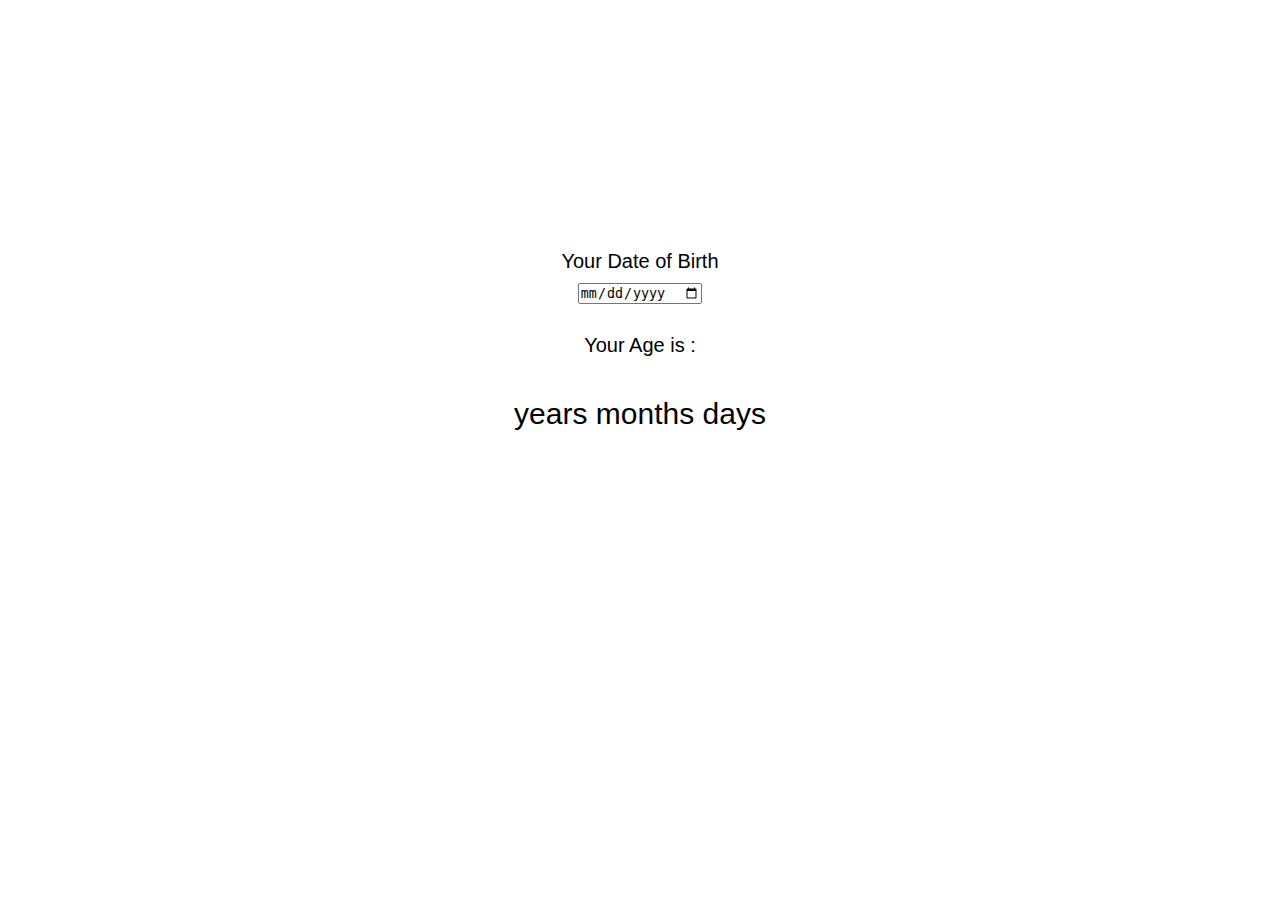
<file: Age-Calculator/index.html>
<!DOCTYPE html>
<html lang="en">
<head>
    <meta charset="UTF-8">
    <meta name="viewport" content="width=device-width, initial-scale=1.0">
    <title>Age Calculator</title>
    <link rel="stylesheet" href="./style.css" type="text/css">
</head>
<body>
    <div class="container">
        <label for="dob">Your Date of Birth</label>
        <input type="date" name="dob-name" id="dob" >
        <p class="desc">Your Age is : </p>
        <p class="age">
            <span id="years"></span> years
            <span id="months"></span> months
            <span id="days"></span> days
        </p>
        <p class="error">Welcome Time Traveller 🔮</p>
    </div>
    <script src="./app.js" type="text/javascript"></script>
</body>
</html>
</file>
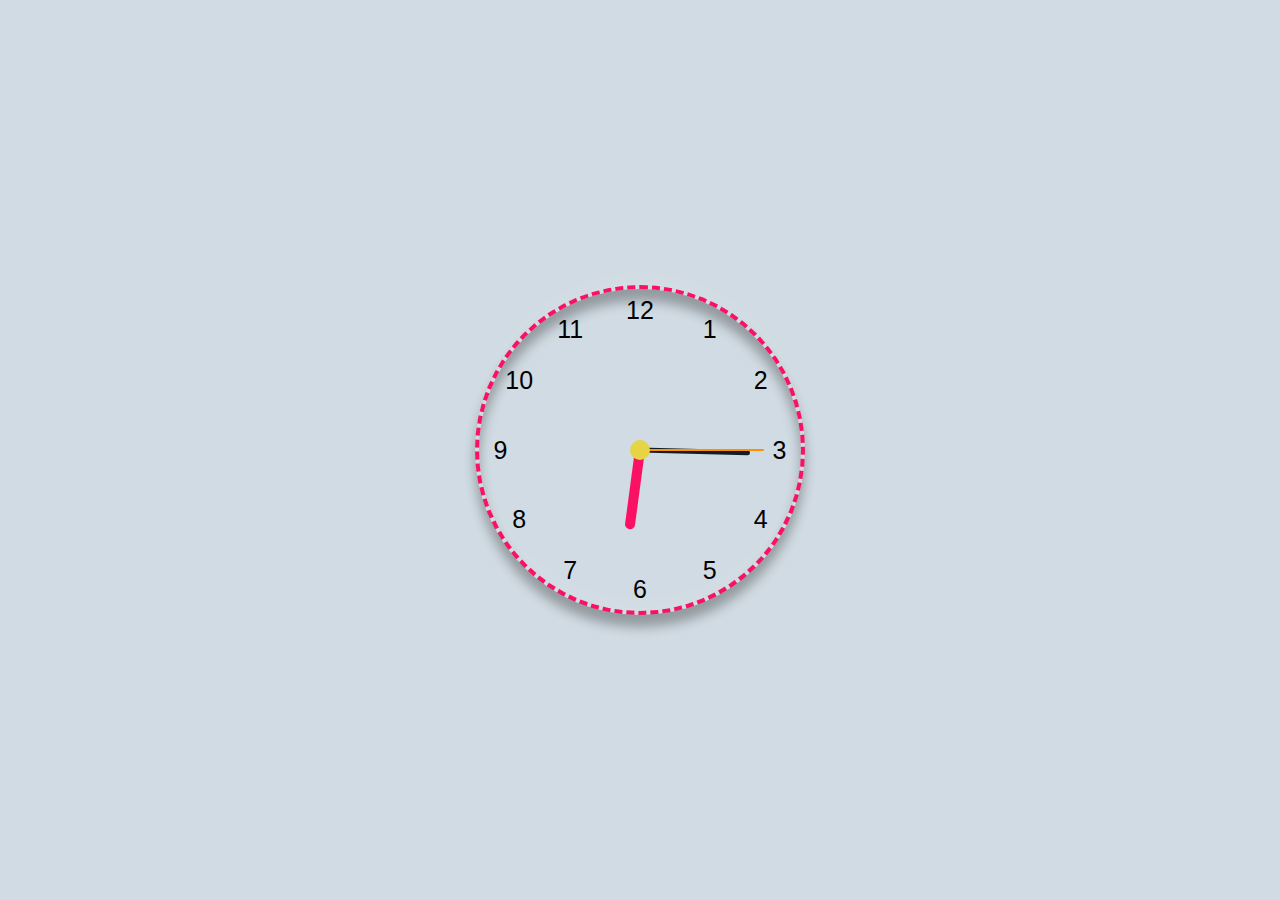
<file: Analog-clock/index.html>
<!DOCTYPE html>
<html lang="en">
  <head>
    <meta charset="UTF-8" />
    <meta name="viewport" content="width=device-width, initial-scale=1.0" />
    <title>Analog Clock</title>
    <link rel="stylesheet" href="./style.css" type="text/css" />
  </head>
  <body>
    <div class="container">
      <div class="hand hour"></div>
      <div class="hand minute"></div>
      <div class="hand second"></div>
      <div class="number number1"><div class="undo">1</div></div>
      <div class="number number2"><div class="undo">2</div></div>
      <div class="number number3"><div class="undo">3</div></div>
      <div class="number number4"><div class="undo">4</div></div>
      <div class="number number5"><div class="undo">5</div></div>
      <div class="number number6"><div class="undo">6</div></div>
      <div class="number number7"><div class="undo">7</div></div>
      <div class="number number8"><div class="undo">8</div></div>
      <div class="number number9"><div class="undo">9</div></div>
      <div class="number number10"><div class="undo">10</div></div>
      <div class="number number11"><div class="undo">11</div></div>
      <div class="number number12">12</div>
    </div>
    <script src="./app.js" type="text/javascript"></script>
  </body>
</html>
</file>
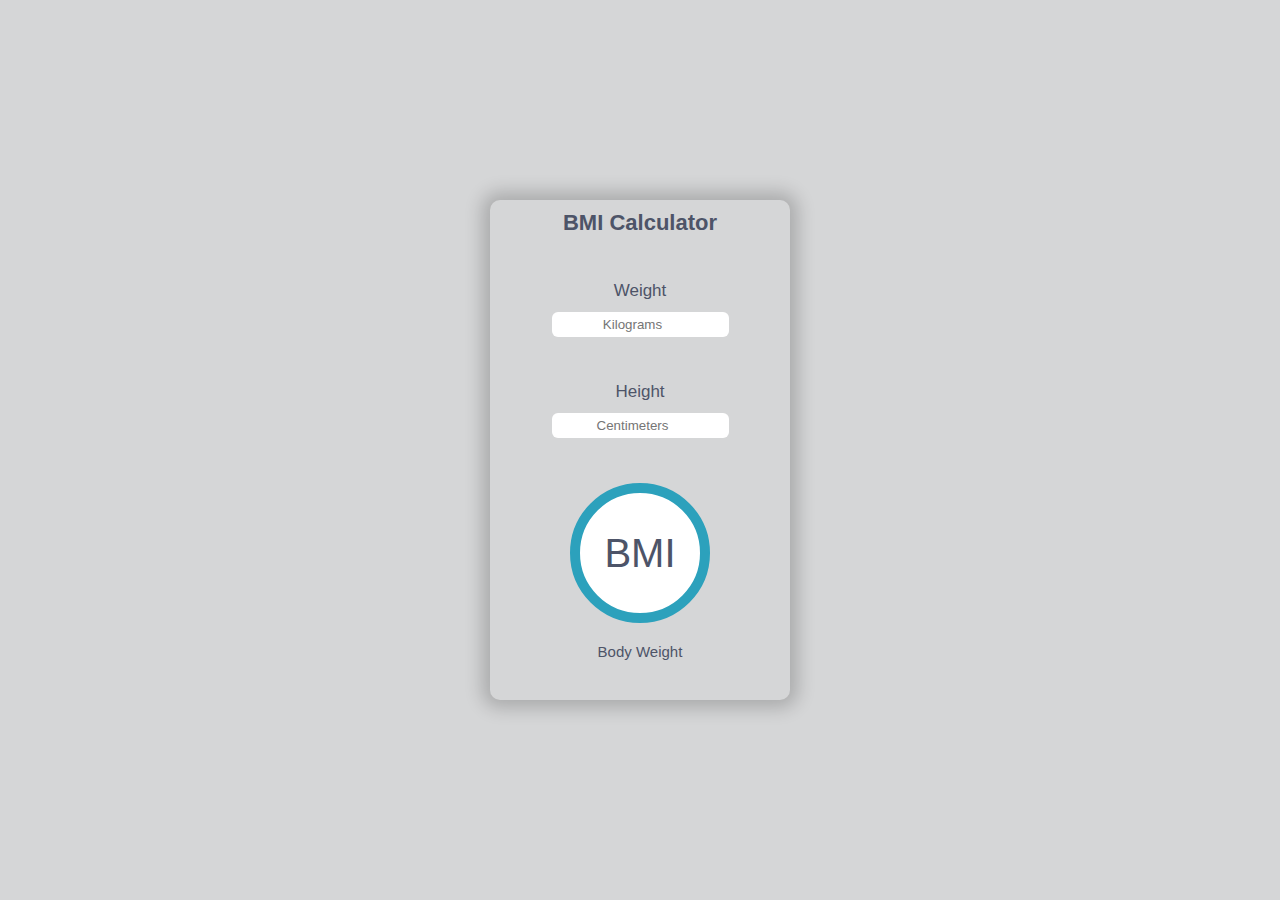
<file: BMI-Calculator/index.html>
<!DOCTYPE html>
<html lang="en">
<head>
    <meta charset="UTF-8">
    <meta name="viewport" content="width=device-width, initial-scale=1.0">
    <title>BMI Calculator</title>
    <link rel="stylesheet" href="./style.css" type="text/css">
</head>
<body>
    <div class="container">
        <h1 class="title">BMI Calculator</h1>
        <div class="weight-wrapper">
            <label for="weight">Weight</label>
            <input type="number" name="weight-box" min="0" id="weight" class="input-box" placeholder="Kilograms">
        </div>
        <div class="height-wrapper">
            <label for="height">Height</label>
            <input type="number" name="height-box" min="0" id="height" class="input-box" placeholder="Centimeters">
        </div>
        <div class="result-wrapper">
            <div class="bmi">BMI</div>
            <p class="desc">Body Weight <span class="bmi-category"></span></p>
        </div>
    </div>
    <script src="./app.js" type="text/javascript"></script>
</body>
</html>
</file>
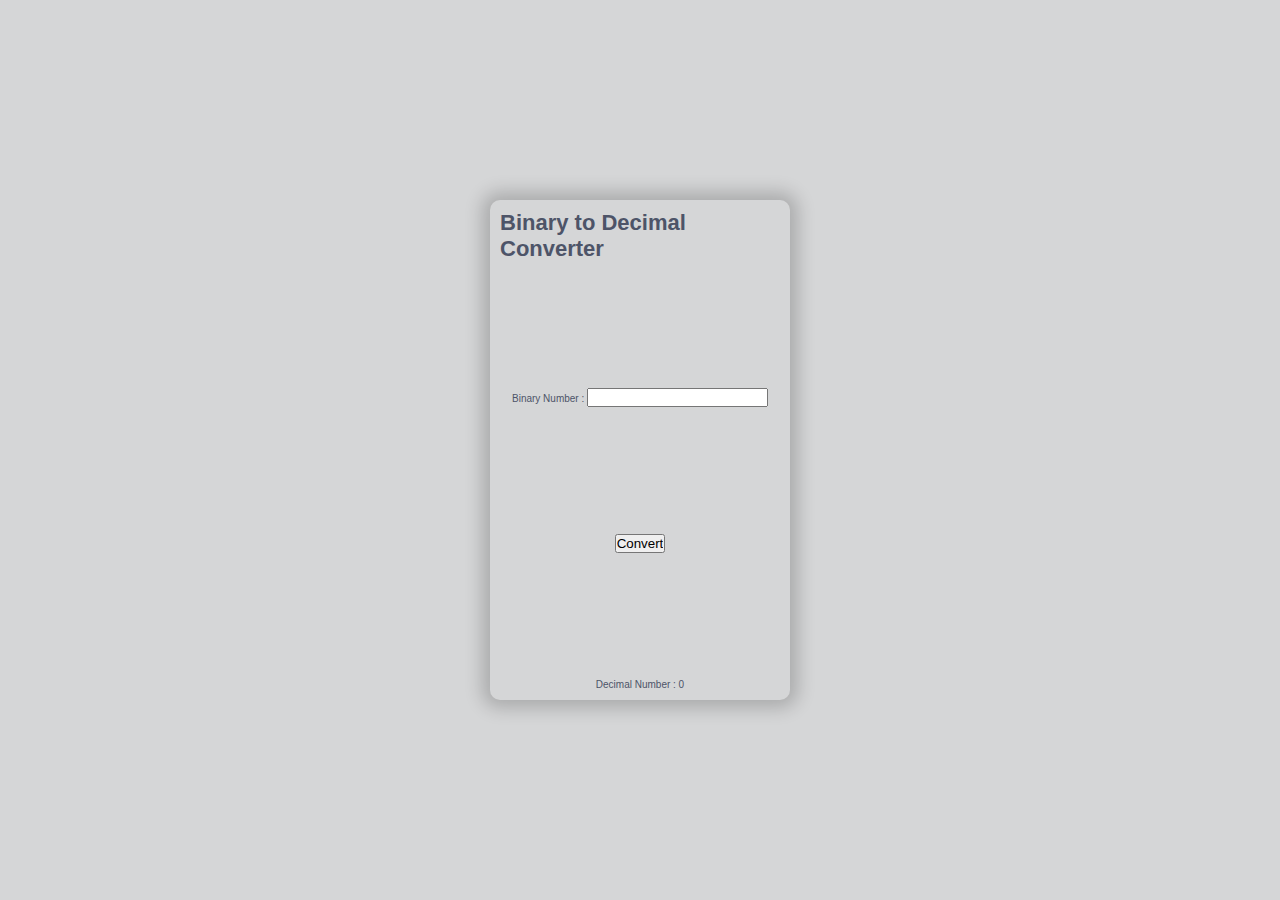
<file: BMI-Calculator/ff.html>
<!DOCTYPE html>
<html lang="en">
<head>
    <meta charset="UTF-8">
    <meta name="viewport" content="width=device-width, initial-scale=1.0">
    <title>Binary to decimal converter</title>
    <link rel="stylesheet" href="./style.css" type="text/css">
</head>
<body>
    <form class="container">
        <h1 class="title">Binary to Decimal Converter</h1>
        <div class="row">
            <label for="binary">Binary Number : </label>
            <input name="binary" id="binary" type="number" >
        </div>
        <div class="row">
            <input class="btn" type="submit" value="Convert">
        </div>
        <div class="row">
            <p class="result">Decimal Number : 0</p>
        </div>
    </form>
    <script src="./app.js" type="text/javascript"></script>
</body>
</html>
</file>
<file: Age-Calculator/style.css>
* {
    margin: 0;
    padding: 0;
    box-sizing: border-box;
}
html,
body {
    font-size: 10px;
    font-family: 'lato', Arial, Helvetica, sans-serif;
}
body {
    min-height: 100vh;
    display: flex;
    justify-content: center;
    align-items: center;
}
.container {
    display: flex;
    flex-direction: column;
    text-align: center;
    height: 40rem;
    min-width: 30rem;
    align-items: center;
}
.container label {
    font-size: 2rem;
    margin-bottom: 1rem;
}
.container #dob {
    margin-bottom: 3rem;
}
.container .desc {
    font-size: 2rem;
    margin-bottom: 4rem;
}
.container .age {
    font-size: 3rem;
}
.container .age > span {
    font-weight: bold;
}
.error {
    display: none;
    font-size: 4rem;
}
</file>
<file: Analog-clock/style.css>
* {
  margin: 0;
  padding: 0;
  box-sizing: border-box;
}
*::before,
*::after {
  box-sizing: border-box;
}
html,
body {
  font-size: 10px;
  font-family: "lato", Arial, sans-serif;
}
body {
  background: #d1dbe3;
  min-height: 100vh;
  display: flex;
  justify-content: center;
  align-items: center;
}
.container {
  width: 33rem;
  height: 33rem;
  background: #d1dbe3;
  border-radius: 50%;
  position: relative; /*so that i can postition inside divs relative to the container*/
  box-shadow: 0 -1.2em 1.2em rgba(255, 255, 255, 0.06),
    inset 0 -1.2em 1.2em rgba(255, 255, 255, 0.06),
    0 1.2em 1.2em rgba(0, 0, 0, 0.3), inset 0 1.2em 1.2em rgba(0, 0, 0, 0.3);
  border: 0.4rem dashed #fb1163;  
}
.container .number {
  --rotateAngle: 0;
  position: absolute;
  width: 100%;
  height: 100%;
  text-align: center;
  transform: rotate(var(--rotateAngle));
  font-size: 2.5rem;
  padding: 0.7rem;
}
.container .number1 {
  --rotateAngle: 30deg;
}
.container .number2 {
  --rotateAngle: 60deg;
}
.container .number3 {
  --rotateAngle: 90deg;
}
.container .number4 {
  --rotateAngle: 120deg;
}
.container .number5 {
  --rotateAngle: 150deg;
}
.container .number6 {
  --rotateAngle: 180deg;
}
.container .number7 {
  --rotateAngle: 210deg;
}
.container .number8 {
  --rotateAngle: 240deg;
}
.container .number9 {
  --rotateAngle: 270deg;
}
.container .number10 {
  --rotateAngle: 300deg;
}
.container .number11 {
  --rotateAngle: 330deg;
}

.container .number .undo {
    --undoAngle : 0;
    transform: rotate(var(--undoAngle));
}
.container .number1 .undo { --undoAngle : -30deg; }
.container .number2 .undo { --undoAngle : -60deg; }
.container .number3 .undo { --undoAngle : -90deg; }
.container .number4 .undo { --undoAngle : -120deg; }
.container .number5 .undo { --undoAngle : -150deg; }
.container .number6 .undo { --undoAngle : -180deg; }
.container .number7 .undo { --undoAngle : -210deg; }
.container .number8 .undo { --undoAngle : -240deg; }
.container .number9 .undo { --undoAngle : -270deg; }
.container .number10 .undo { --undoAngle : -300deg; }
.container .number11 .undo { --undoAngle : -330deg; }

.container .hand {
  background-color: black;
  width: 10px;
  height: 40px;
  position: absolute;
  bottom: 50%;
  left: 50%;
  /*transform: translateX(-50%); translate the object backwards 50% of its width*/
  transform-origin: bottom;
  z-index: 10; /*so that hand always comes on the top of numbers*/
  border-top-left-radius: 1rem;
  border-top-right-radius: 1rem;
}
.container .hour {
  width: 1rem;
  height: 8rem;
  background-color: #fb1163;
}
.container .minute {
  width: 0.5rem;
  height: 11rem;
  background-color: #101f25;
}
.container .second {
  width: 0.2rem;
  height: 12.4rem;
  background-color: #ff8f00;
}
.container::after {
  content: "";
  position: absolute;
  background-color: #e6d447;
  z-index: 11;
  width: 2rem;
  height: 2rem;
  top: 50%;
  left: 50%;
  transform: translate(-50%, -50%);
  border-radius: 50%;
}
</file>
<file: BMI-Calculator/style.css>
* {
    margin: 0;
    padding: 0;
    box-sizing: border-box;
}
*::before,
*::after { box-sizing: border-box; }
html,
body {
    font-size: 10px;
    font-family: 'lato', Arial, sans-serif;
}
body {
    background: #d5d6d7;
    color: #4d5468;
    min-height: 100vh;
    display: flex;
    justify-content: center;
    align-items: center;
}
.container {
    width: 30rem;
    height: 50rem;
    background: inherit;
    box-shadow: 0 0 18px 8px rgba(0, 0, 0, 0.2);
    border-radius: 1rem;
    display: flex;
    flex-direction: column;
    align-items: center;
    justify-content: space-between;
    padding: 1rem;
}
.container .title { font-size: 2.2rem; }
.weight-wrapper,
.height-wrapper {
    display: flex;
    flex-direction: column;
    align-items: center;
    font-size: 1.7rem;
}
.input-box {
    text-align: center;
    border: none;
    outline: none;
    border-radius: 0.6rem;
    height: 2.5rem;
    margin-top: 1.1rem;
}
.result-wrapper {
    display: flex;
    flex-direction: column;
    align-items: center;
    margin-bottom: 3rem;
}
.bmi {
    font-size: 4rem;
    width: 14rem;
    height: 14rem;
    border-radius: 50%;
    background: white;
    display: flex;
    justify-content: center;
    align-items: center;
    border: 1rem solid #2ca1bc;
    transition: border-color 0.3s ease-in-out;
}
.desc {
    font-size: 1.5rem;
    margin-top: 2rem;
}
.bmi-category { font-weight: bold; }
</file>
